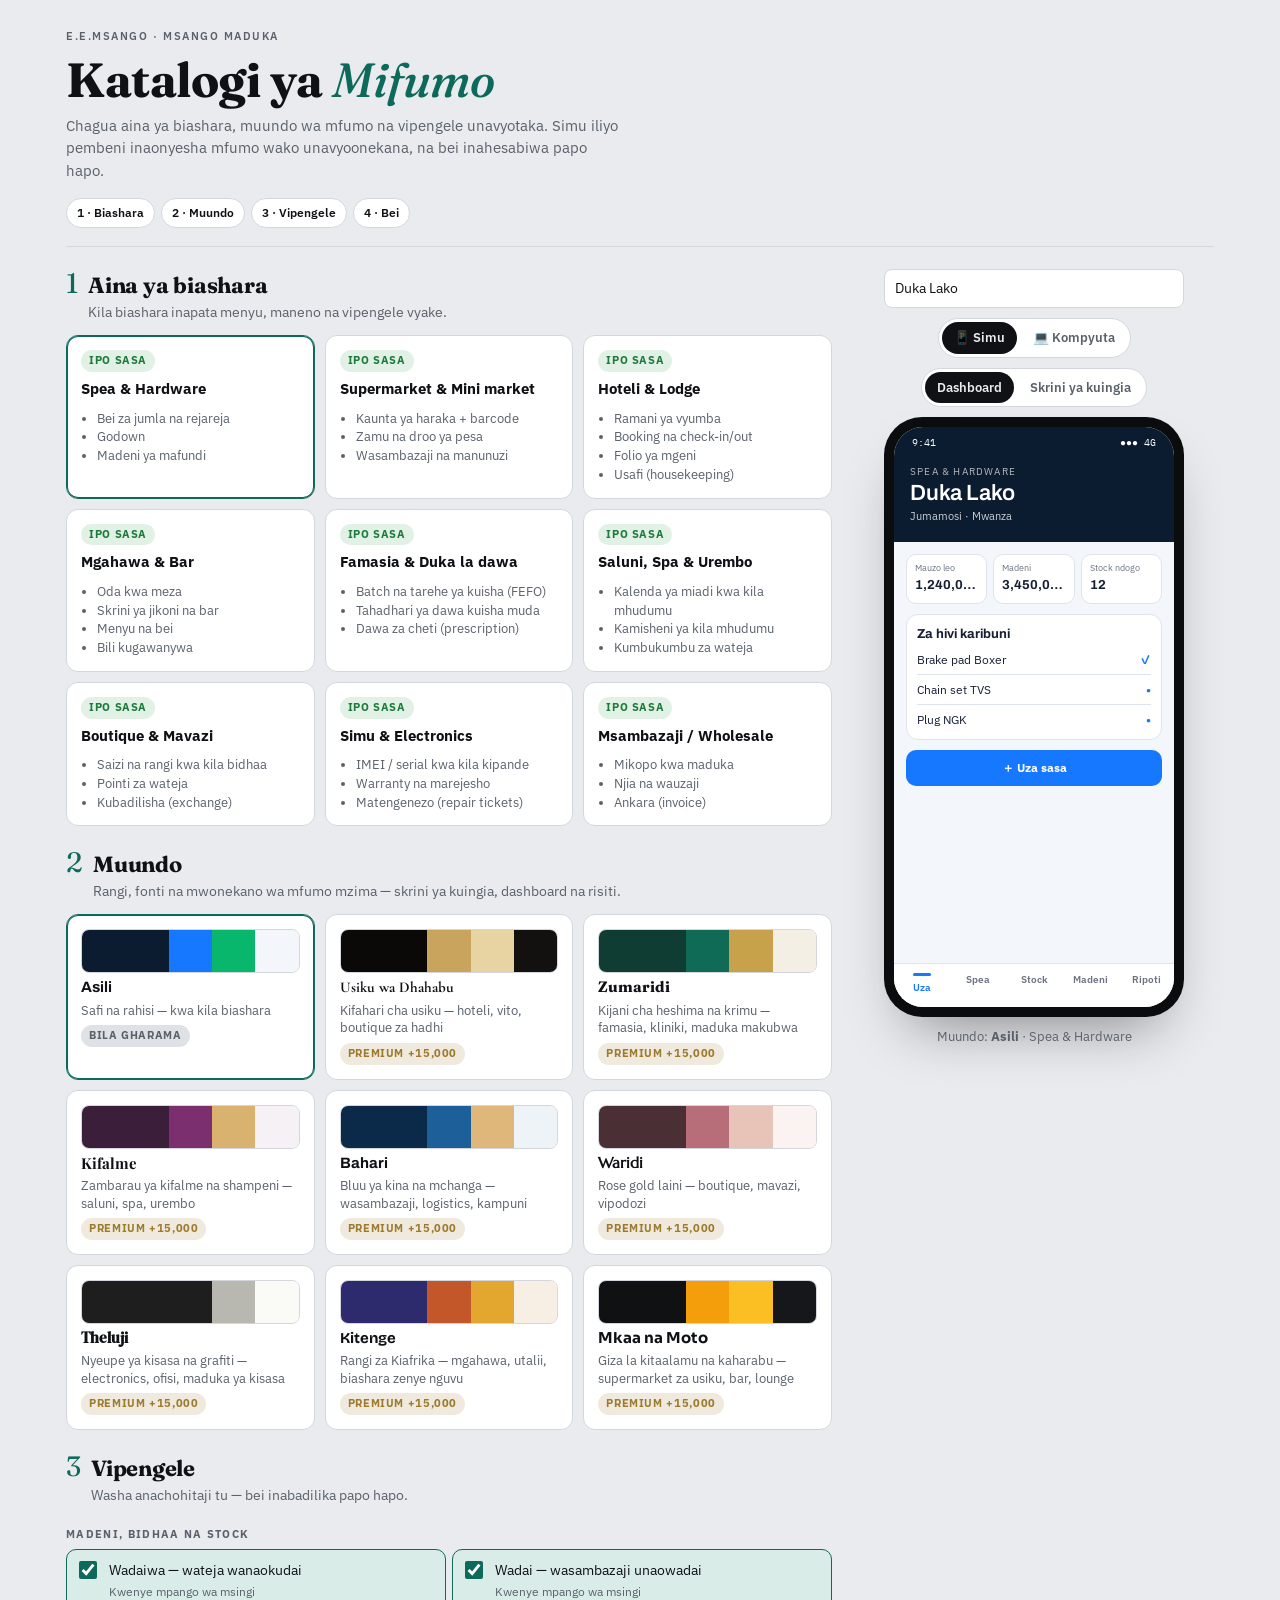
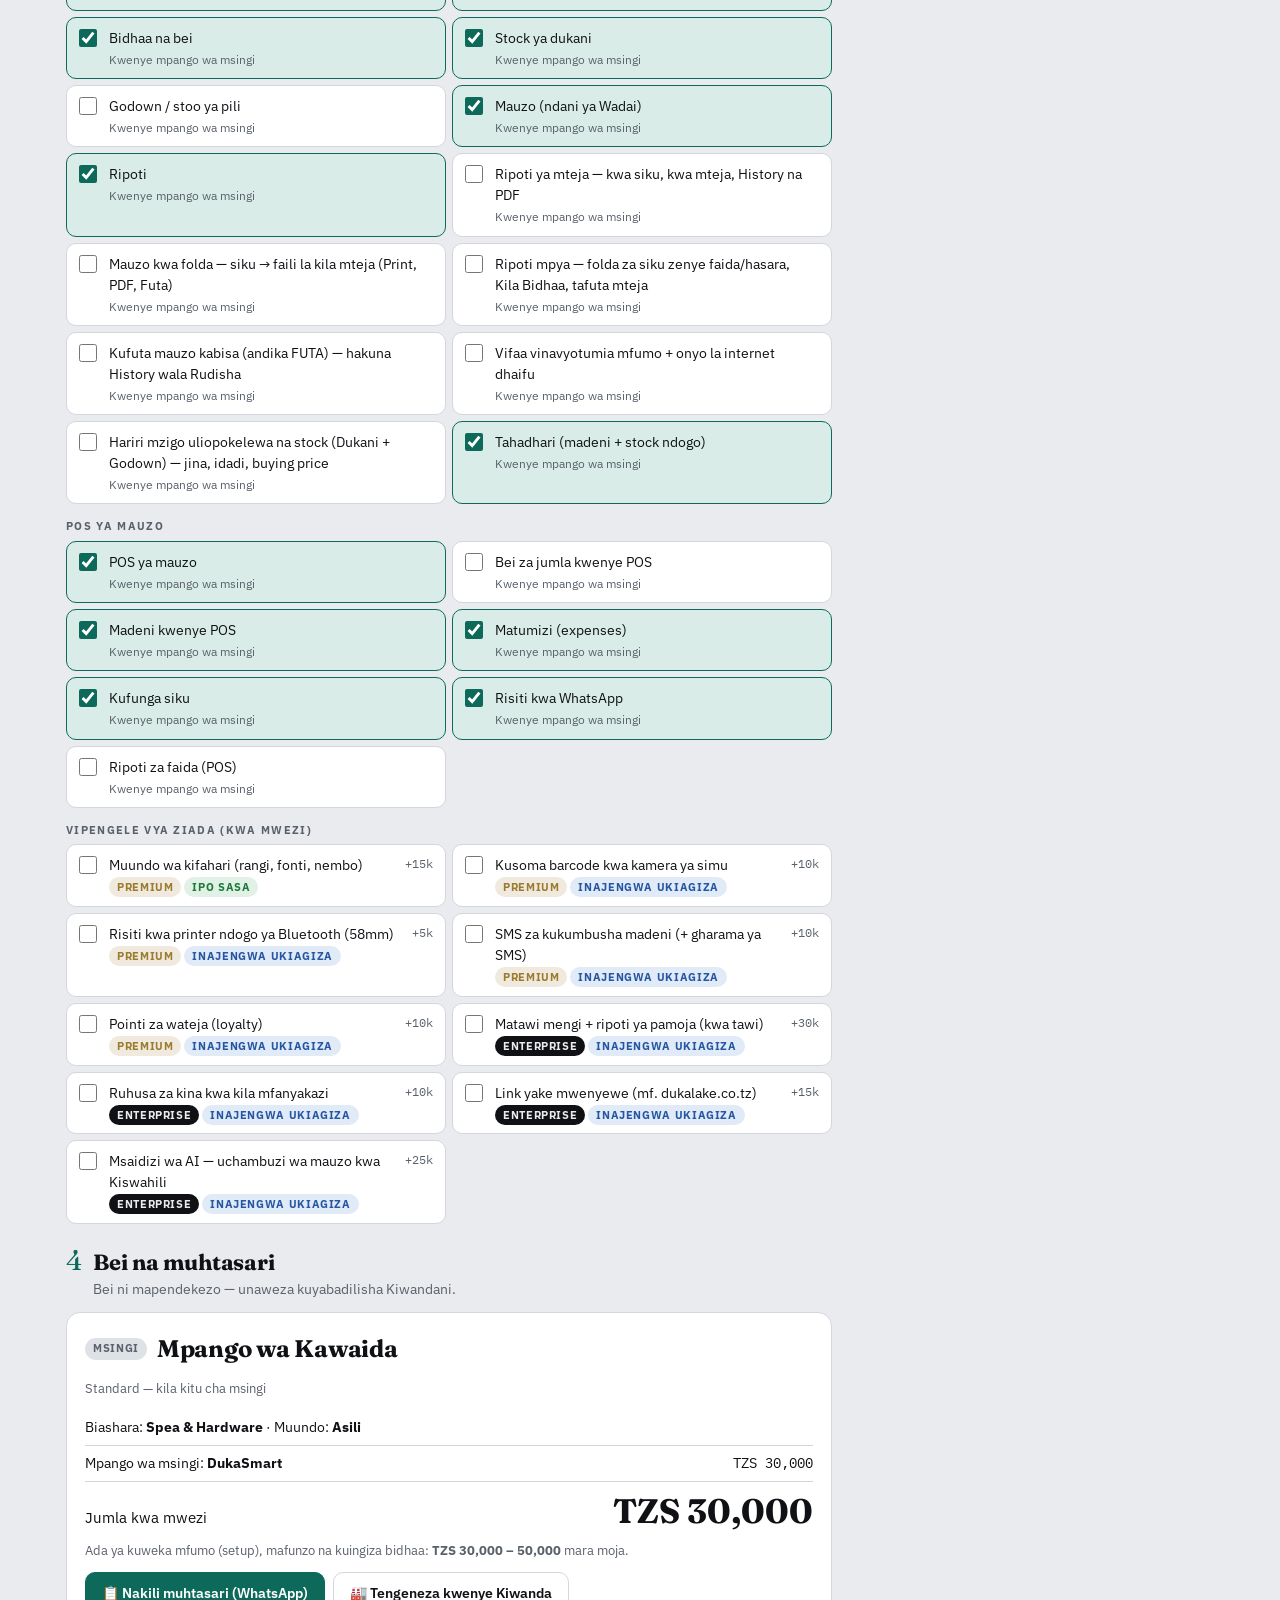
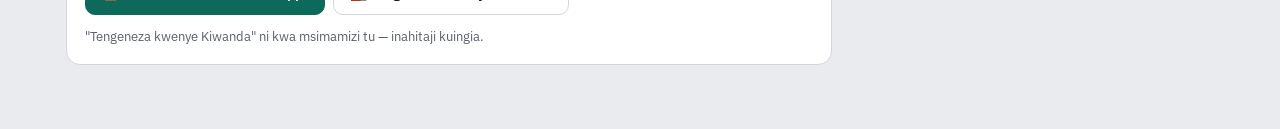
<file: katalogi.html>
<!doctype html>
<html lang="sw">
<head>
<meta charset="utf-8">
<meta name="viewport" content="width=device-width,initial-scale=1,viewport-fit=cover">
<title>Katalogi ya Mifumo — Msango Maduka</title>
<link rel="preconnect" href="https://fonts.googleapis.com">
<link rel="preconnect" href="https://fonts.gstatic.com" crossorigin>
<link rel="stylesheet" href="https://fonts.googleapis.com/css2?family=Fraunces:opsz,wght@9..144,500;9..144,700&family=IBM+Plex+Sans:wght@400;500;600&family=IBM+Plex+Mono:wght@500&display=swap">
<link id="themefonts" rel="stylesheet" href="">
<style>
/* Katalogi: chumba cha maonyesho — chaguzi upande wa kushoto, simu yenye mfumo hai upande wa kulia (inakaa juu kwenye simu). */
:root{
  --bg:#E9EBEE; --surface:#FFFFFF; --sunk:#DEE1E5; --ink:#0F1115; --muted:#5A616B; --line:#D3D7DD;
  --accent:#0D6A5B; --accent-ink:#FFFFFF; --accent-soft:#D9ECE7; --gold:#9C7A2E;
  --ok:#1D7A3B; --ok-soft:#E1F1E5; --mid:#8A5A00; --mid-soft:#FBEFD9; --soon:#2556A3; --soon-soft:#E1EAF7;
  --f-display:"Fraunces",Georgia,"Times New Roman",serif;
  --f-body:"IBM Plex Sans",system-ui,-apple-system,"Segoe UI",sans-serif;
  --f-mono:"IBM Plex Mono",ui-monospace,Menlo,monospace;
}
@media (prefers-color-scheme: dark){:root{
  --bg:#0E1013; --surface:#171A1F; --sunk:#1F2329; --ink:#E8EAED; --muted:#9AA1AA; --line:#2A2F36;
  --accent:#43B9A2; --accent-ink:#06201B; --accent-soft:#143832; --gold:#D8B56A;
  --ok:#5DC985; --ok-soft:#173322; --mid:#E3A43C; --mid-soft:#3A2B10; --soon:#80A9F1; --soon-soft:#18284A; color-scheme:dark}}
*{box-sizing:border-box}
html,body{margin:0}
body{background:var(--bg);color:var(--ink);font-family:var(--f-body);font-size:15px;line-height:1.5;padding-bottom:env(safe-area-inset-bottom,0px)}
h1,h2,h3{font-family:var(--f-display);margin:0;text-wrap:balance;font-weight:700;letter-spacing:-.01em}
.wrap{max-width:1180px;margin:0 auto;padding-inline:16px;padding-block:0 64px}
header.hero{padding-block:28px 18px;display:grid;gap:10px;border-bottom:1px solid var(--line);margin-bottom:22px}
.eyebrow{font-size:11px;letter-spacing:.14em;text-transform:uppercase;color:var(--muted);font-weight:600}
.hero h1{font-size:clamp(30px,5vw,48px);line-height:1.05}
.hero h1 em{font-style:italic;color:var(--accent);font-weight:500}
.hero p{margin:0;max-width:62ch;color:var(--muted)}
.steps{display:flex;gap:6px;flex-wrap:wrap;margin-top:6px}
.steps span{font-size:12px;font-weight:600;padding:5px 10px;border-radius:999px;background:var(--surface);border:1px solid var(--line)}
.layout{display:grid;gap:22px;grid-template-columns:1fr;grid-template-areas:"s1" "s2" "pv" "s3" "sum"}
@media (min-width:980px){.layout{grid-template-columns:minmax(0,1fr) 360px;grid-template-areas:"s1 pv" "s2 pv" "s3 pv" "sum pv"}}
.s1{grid-area:s1}.s2{grid-area:s2}.s3{grid-area:s3}.sum{grid-area:sum}
.pv{grid-area:pv}
@media (min-width:980px){.pv{position:sticky;top:16px;align-self:start}}
section.step{display:grid;gap:12px;min-width:0}
.sh{display:flex;align-items:baseline;gap:10px}
.sh .n{font-family:var(--f-display);font-size:28px;color:var(--accent);line-height:1}
.sh h2{font-size:22px}
.sh p{margin:0;color:var(--muted);font-size:14px}
.grid{display:grid;gap:10px;grid-template-columns:repeat(auto-fill,minmax(min(100%,220px),1fr))}
.opt{all:unset;cursor:pointer;display:grid;gap:6px;align-content:start;background:var(--surface);border:1px solid var(--line);border-radius:12px;padding:14px;position:relative}
.opt:focus-visible{outline:2px solid var(--accent);outline-offset:2px}
.opt[aria-pressed="true"]{border-color:var(--accent);box-shadow:inset 0 0 0 1px var(--accent)}
.opt b{font-size:15px}
.opt small{color:var(--muted);font-size:12.5px;line-height:1.4}
.opt ul{margin:2px 0 0;padding-left:16px;font-size:12.5px;color:var(--muted)}
.badge{justify-self:start;font-size:10.5px;font-weight:700;letter-spacing:.06em;text-transform:uppercase;padding:3px 8px;border-radius:999px}
.b-ipo{background:var(--ok-soft);color:var(--ok)} .b-sehemu{background:var(--mid-soft);color:var(--mid)} .b-inajengwa{background:var(--soon-soft);color:var(--soon)}
.b-premium{background:color-mix(in srgb,var(--gold) 16%,transparent);color:var(--gold)} .b-enterprise{background:var(--ink);color:var(--bg)} .b-msingi{background:var(--sunk);color:var(--muted)}
.swatch{display:flex;height:44px;border-radius:8px;overflow:hidden;border:1px solid var(--line)}
.swatch i{flex:1}
.swatch i:first-child{flex:2}
.tname{font-size:19px;line-height:1.1}
.feats{display:grid;gap:6px;grid-template-columns:repeat(auto-fill,minmax(min(100%,260px),1fr))}
.grp{grid-column:1/-1;font-size:11px;letter-spacing:.12em;text-transform:uppercase;color:var(--muted);font-weight:700;margin-top:8px}
.ck{display:grid;grid-template-columns:20px 1fr auto;gap:10px;align-items:start;background:var(--surface);border:1px solid var(--line);border-radius:10px;padding:10px 12px;cursor:pointer;font-size:14px}
.ck input{width:18px;height:18px;margin:1px 0 0;accent-color:var(--accent)}
.ck.on{border-color:var(--accent);background:var(--accent-soft)}
.ck .p{font-family:var(--f-mono);font-size:12px;color:var(--muted);white-space:nowrap}
.ck .s{display:block;font-size:11.5px;color:var(--muted);margin-top:2px}
/* phone preview */
.pvbox{display:grid;gap:10px;justify-items:center}
.pvtabs{display:flex;gap:4px;background:var(--surface);border:1px solid var(--line);border-radius:999px;padding:3px}
.pvtabs button{all:unset;cursor:pointer;font-size:13px;font-weight:600;padding:6px 12px;border-radius:999px;color:var(--muted)}
.pvtabs button[aria-pressed="true"]{background:var(--ink);color:var(--bg)}
.pvtabs button:focus-visible{outline:2px solid var(--accent)}
.phone{width:300px;max-width:100%;aspect-ratio:300/600;border-radius:38px;background:#0b0c0e;padding:10px;box-shadow:0 30px 60px -25px rgba(0,0,0,.45)}
.scr{height:100%;border-radius:29px;overflow:hidden;background:var(--t-bg);color:var(--t-ink);display:flex;flex-direction:column;font-family:var(--t-fb);transition:background .3s}
.sbar{display:flex;justify-content:space-between;font-size:10px;padding:8px 18px 4px;color:#fff;background:var(--t-side);font-family:var(--f-mono)}
.thead{background:var(--t-side);color:#fff;padding:10px 16px 18px;display:grid;gap:2px}
.thead small{opacity:.7;font-size:10px;letter-spacing:.12em;text-transform:uppercase}
.thead b{font-family:var(--t-fd);font-size:22px;line-height:1.1;font-weight:600}
.thead span{font-size:11px;opacity:.8}
.tbody{flex:1;padding:12px;display:grid;gap:10px;align-content:start;overflow:hidden}
.kp{display:grid;grid-template-columns:repeat(3,1fr);gap:6px}
.kp div{background:var(--t-surface);border:1px solid var(--t-line);border-radius:10px;padding:8px;display:grid;gap:2px;min-width:0}
.kp small{font-size:9px;color:var(--t-muted);line-height:1.2}
.kp b{font-family:var(--t-fd);font-size:13px;overflow:hidden;text-overflow:ellipsis;white-space:nowrap}
.card{background:var(--t-surface);border:1px solid var(--t-line);border-radius:12px;padding:10px;display:grid;gap:6px}
.card h4{margin:0;font-family:var(--t-fd);font-size:13px}
.row{display:flex;justify-content:space-between;gap:8px;font-size:11.5px;border-top:1px solid var(--t-line);padding-top:6px}
.row:first-of-type{border-top:0;padding-top:0}
.row span:last-child{color:var(--t-accent);font-weight:600}
.cta{background:var(--t-accent);color:var(--t-accent-ink);border-radius:10px;padding:9px;text-align:center;font-size:12px;font-weight:700}
.tnav{display:grid;grid-template-columns:repeat(5,1fr);border-top:1px solid var(--t-line);background:var(--t-surface)}
.tnav span{font-size:9.5px;text-align:center;padding:9px 2px 12px;color:var(--t-muted);font-weight:600;overflow:hidden;text-overflow:ellipsis;white-space:nowrap}
.tnav span:first-child{color:var(--t-accent)}
.tnav span:first-child::before{content:"";display:block;width:18px;height:3px;border-radius:2px;background:var(--t-accent);margin:0 auto 5px}
.login{flex:1;display:grid;place-items:center;padding:22px;background:var(--t-side);color:#fff}
.login .lc{width:100%;background:var(--t-surface);color:var(--t-ink);border-radius:16px;padding:18px;display:grid;gap:8px;text-align:center}
.login .lc small{font-size:9.5px;letter-spacing:.14em;text-transform:uppercase;color:var(--t-muted)}
.login .lc b{font-family:var(--t-fd);font-size:20px;line-height:1.1}
.login .lc i{font-style:normal;font-size:11px;color:var(--t-muted)}
.login .in{border:1px solid var(--t-line);border-radius:8px;padding:8px;font-size:11px;color:var(--t-muted);text-align:left}
.laptop{width:100%;max-width:520px;display:grid;justify-items:center}
.lid{width:92%;aspect-ratio:16/10;background:#0b0c0e;border-radius:14px 14px 4px 4px;padding:8px;box-shadow:0 26px 50px -24px rgba(0,0,0,.45)}
.base{width:100%;height:12px;background:linear-gradient(#c9ccd1,#9ea3aa);border-radius:0 0 12px 12px}
.lscr{height:100%;border-radius:6px;overflow:hidden;display:grid;grid-template-columns:28% 1fr;background:var(--t-bg);color:var(--t-ink);font-family:var(--t-fb)}
.lside{background:var(--t-side);color:#fff;padding:10px 8px;display:grid;gap:4px;align-content:start}
.lside b{font-family:var(--t-fd);font-size:12px;line-height:1.15;margin-bottom:6px}
.lside span{font-size:8.5px;padding:4px 6px;border-radius:5px;opacity:.85;white-space:nowrap;overflow:hidden;text-overflow:ellipsis}
.lside span.on{background:var(--t-accent);color:var(--t-accent-ink);opacity:1;font-weight:700}
.lmain{padding:10px;display:grid;gap:7px;align-content:start;min-width:0}
.lmain h5{margin:0;font-family:var(--t-fd);font-size:13px}
.lmain .kp b{font-size:11px}.lmain .kp small{font-size:7.5px}
.ltab{background:var(--t-surface);border:1px solid var(--t-line);border-radius:8px;font-size:8.5px;overflow:hidden}
.ltab div{display:grid;grid-template-columns:1.6fr 1fr .8fr;gap:6px;padding:5px 8px;border-top:1px solid var(--t-line)}
.ltab div:first-child{border-top:0;color:var(--t-muted);font-weight:700;text-transform:uppercase;letter-spacing:.06em;font-size:7.5px}
.ltab div span:last-child{text-align:right;color:var(--t-accent);font-weight:700}
.pvname{display:flex;gap:6px;width:100%;max-width:300px}
input.txt{font:inherit;font-size:14px;color:var(--ink);background:var(--surface);border:1px solid var(--line);border-radius:8px;padding:8px 10px;width:100%;min-width:0}
input.txt:focus-visible{outline:2px solid var(--accent)}
/* summary */
.sumbox{background:var(--surface);border:1px solid var(--line);border-radius:14px;padding:18px;display:grid;gap:12px}
.tier{display:flex;align-items:center;gap:10px;flex-wrap:wrap}
.tier h3{font-size:24px}
table.lines{width:100%;border-collapse:collapse;font-size:14px}
table.lines td{padding:7px 0;border-bottom:1px solid var(--line);vertical-align:top}
table.lines td.r{text-align:right;font-family:var(--f-mono);white-space:nowrap;padding-left:10px}
.total{display:flex;justify-content:space-between;align-items:baseline;gap:12px;flex-wrap:wrap}
.total b{font-family:var(--f-display);font-size:34px;line-height:1}
.note{font-size:12.5px;color:var(--muted)}
.btns{display:flex;gap:8px;flex-wrap:wrap}
.btn{font:inherit;font-weight:600;font-size:14px;border-radius:10px;border:1px solid var(--line);background:var(--surface);color:var(--ink);padding:10px 16px;cursor:pointer;text-decoration:none;display:inline-flex;align-items:center;gap:6px}
.btn.pri{background:var(--accent);border-color:var(--accent);color:var(--accent-ink)}
.btn:focus-visible{outline:2px solid var(--accent);outline-offset:2px}
.warn{background:var(--soon-soft);color:var(--soon);border-radius:10px;padding:10px 12px;font-size:13px}
.toast{position:fixed;left:50%;transform:translateX(-50%);bottom:24px;background:var(--ink);color:var(--bg);padding:10px 16px;border-radius:8px;font-size:14px;z-index:20}
@media (prefers-reduced-motion:reduce){.scr{transition:none}}
</style>
</head>
<body>
<div class="wrap">
  <header class="hero">
    <div class="eyebrow">E.E.MSANGO · Msango Maduka</div>
    <h1>Katalogi ya <em>Mifumo</em></h1>
    <p>Chagua aina ya biashara, muundo wa mfumo na vipengele unavyotaka. Simu iliyo pembeni inaonyesha mfumo wako unavyoonekana, na bei inahesabiwa papo hapo.</p>
    <div class="steps"><span>1 · Biashara</span><span>2 · Muundo</span><span>3 · Vipengele</span><span>4 · Bei</span></div>
  </header>
  <div class="layout" id="app"></div>
</div>
<div id="toast" class="toast" hidden></div>

<script src="duka.js?v=18"></script>
<script>
const $ = (s) => document.querySelector(s);
const esc = dukaEsc;
const tzs = (n) => "TZS " + Math.round(+n || 0).toLocaleString("en-US");
function toast(m) { const t = $("#toast"); t.textContent = m; t.hidden = false; clearTimeout(toast.t); toast.t = setTimeout(() => (t.hidden = true), 2600); }
const ST = { ind: "spea", theme: "asili", name: "Duka Lako", view: "dash", dev: "simu", f: presetFeatures("duka"), a: {} };
const STATUS = { ipo: ["b-ipo", "Ipo sasa"], sehemu: ["b-sehemu", "Sehemu ipo"], inajengwa: ["b-inajengwa", "Inajengwa ukiagiza"] };

function baseEdition() {
  const f = ST.f;
  if (f.ripoti) return "pro";
  if (f.jumla || f.godown) return "stoki";
  if (f.pos || f.sales || f.matumizi || f.funga || f.whatsapp || f.posMadeni) return "duka";
  return "mali";
}
function addonsOn() { const on = ADDONS.filter(([k]) => ST.a[k]); if (ST.theme !== "asili" && !ST.a.theme) on.unshift(ADDONS[0]); return on; }
function tierOf() {
  const on = addonsOn();
  if (on.some((x) => x[2] === "enterprise")) return ["enterprise", "Almasi", "Enterprise — kwa biashara kubwa na matawi"];
  if (on.length) return ["premium", "Dhahabu", "Premium — muundo wa kifahari na vipengele vya ziada"];
  return ["msingi", "Kawaida", "Standard — kila kitu cha msingi"];
}
function setupFee() { const t = tierOf()[0]; return t === "enterprise" ? "250,000+" : t === "premium" ? "100,000" : "30,000 – 50,000"; }

/* ---------- vipande ---------- */
function vIndustries() {
  return `<section class="step s1"><div class="sh"><span class="n">1</span><div><h2>Aina ya biashara</h2><p>Kila biashara inapata menyu, maneno na vipengele vyake.</p></div></div>
    <div class="grid">${Object.entries(INDUSTRIES).map(([k, x]) => `<button class="opt" aria-pressed="${ST.ind === k}" data-ind="${k}">
      <span class="badge ${STATUS[x.status][0]}">${STATUS[x.status][1]}</span><b>${esc(x.name)}</b>
      <ul>${x.extra.map((e) => `<li>${esc(e)}</li>`).join("")}</ul></button>`).join("")}</div></section>`;
}
function vThemes() {
  return `<section class="step s2"><div class="sh"><span class="n">2</span><div><h2>Muundo</h2><p>Rangi, fonti na mwonekano wa mfumo mzima — skrini ya kuingia, dashboard na risiti.</p></div></div>
    <div class="grid">${Object.entries(THEMES).map(([k, t]) => `<button class="opt" aria-pressed="${ST.theme === k}" data-theme-k="${k}">
      <div class="swatch"><i style="background:${t.side}"></i><i style="background:${t.accent}"></i><i style="background:${t.accent2}"></i><i style="background:${t.bg}"></i></div>
      <b class="tname" style="font-family:'${t.fd}',Georgia,serif">${esc(t.name)}</b>
      <small>${esc(t.mood)}</small>
      <span class="badge ${t.tier === "premium" ? "b-premium" : "b-msingi"}">${t.tier === "premium" ? "Premium +" + tzs(ADDONS[0][3]).replace("TZS ", "") : "Bila gharama"}</span></button>`).join("")}</div></section>`;
}
function vPreview() {
  const t = THEMES[ST.theme], I = INDUSTRIES[ST.ind];
  const dark = t.dark;
  const vars = `--t-bg:${t.bg};--t-surface:${t.surface};--t-ink:${t.ink};--t-muted:${t.muted};--t-line:${t.line};--t-side:${t.side};--t-accent:${t.accent};--t-accent-ink:${dark || ST.theme === "theluji" ? (dark ? "#111" : "#fff") : "#fff"};--t-fd:'${t.fd}',Georgia,serif;--t-fb:'${t.fb}',system-ui,sans-serif`;
  const screen = ST.view === "login"
    ? `<div class="sbar"><span>9:41</span><span>●●● 4G</span></div><div class="login"><div class="lc"><small>Mfumo wa</small><b>${esc(ST.name)}</b><i>${esc(I.name)}</i>
        <div class="in">✉️ Email</div><div class="in">🔒 Password</div><div class="cta">Ingia</div><i>Umesahau password?</i></div></div>`
    : `<div class="sbar"><span>9:41</span><span>●●● 4G</span></div>
      <div class="thead"><small>${esc(I.name)}</small><b>${esc(ST.name)}</b><span>Jumamosi · Mwanza</span></div>
      <div class="tbody">
        <div class="kp">${I.kpi.map(([l, v]) => `<div><small>${esc(l)}</small><b>${esc(v)}</b></div>`).join("")}</div>
        <div class="card"><h4>Za hivi karibuni</h4>${I.list.map((x, i) => `<div class="row"><span>${esc(x)}</span><span>${["✓", "•", "•"][i]}</span></div>`).join("")}</div>
        <div class="cta">${ST.ind === "mgahawa" ? "＋ Oda mpya" : ST.ind === "saluni" ? "＋ Miadi mpya" : "＋ Uza sasa"}</div>
      </div>
      <div class="tnav">${I.nav.map((n) => `<span>${esc(n)}</span>`).join("")}</div>`;
  return `<aside class="pv"><div class="pvbox">
    <div class="pvname"><input class="txt" id="shopname" value="${esc(ST.name)}" aria-label="Jina la duka la mfano" placeholder="Jina la duka"></div>
    <div class="pvtabs" role="group" aria-label="Kifaa"><button data-dev="simu" aria-pressed="${ST.dev === "simu"}">📱 Simu</button><button data-dev="pc" aria-pressed="${ST.dev === "pc"}">💻 Kompyuta</button></div>
    <div class="pvtabs" role="group" aria-label="Mwonekano"><button data-view="dash" aria-pressed="${ST.view === "dash"}">Dashboard</button><button data-view="login" aria-pressed="${ST.view === "login"}">Skrini ya kuingia</button></div>
    ${ST.dev === "simu" ? `<div class="phone"><div class="scr" style="${vars}">${screen}</div></div>` : `<div class="laptop"><div class="lid"><div style="${vars};height:100%">${laptopScreen(t, I)}</div></div><div class="base"></div></div>`}
    <div class="note" style="text-align:center;max-width:300px">Muundo: <b>${esc(t.name)}</b> · ${esc(I.name)}${I.status !== "ipo" ? " · mfano wa jinsi itakavyokuwa" : ""}</div>
  </div></aside>`;
}
function laptopScreen(t, I) {
  if (ST.view === "login") return `<div class="scr" style="border-radius:6px"><div class="login"><div class="lc" style="max-width:220px"><small>Mfumo wa</small><b>${esc(ST.name)}</b><i>${esc(I.name)}</i>
    <div class="in">✉️ Email</div><div class="in">🔒 Password</div><div class="cta">Ingia</div></div></div></div>`;
  const rows = I.list.map((x, i) => `<div><span>${esc(x)}</span><span>${["Leo 09:12", "Leo 10:40", "Jana"][i]}</span><span>${["✓", "•", "•"][i]}</span></div>`).join("");
  return `<div class="lscr"><div class="lside"><b>${esc(ST.name)}</b>${["Mwanzo"].concat(I.nav).map((n, i) => `<span class="${i === 0 ? "on" : ""}">${esc(n)}</span>`).join("")}</div>
    <div class="lmain"><h5>Habari, karibu tena</h5>
      <div class="kp">${I.kpi.map(([l, v]) => `<div><small>${esc(l)}</small><b>${esc(v)}</b></div>`).join("")}</div>
      <div class="ltab"><div><span>Za hivi karibuni</span><span>Muda</span><span>Hali</span></div>${rows}</div>
      <div class="cta" style="font-size:9px;padding:6px;justify-self:start;padding-inline:14px">${ST.ind === "mgahawa" ? "＋ Oda mpya" : ST.ind === "saluni" ? "＋ Miadi mpya" : "＋ Uza sasa"}</div>
    </div></div>`;
}
function vFeatures() {
  let grp = "";
  const core = FEATURES.map(([k, label, g]) => {
    const h = g !== grp ? ((grp = g), `<div class="grp">${g === "POS" ? "POS ya mauzo" : "Madeni, bidhaa na stock"}</div>`) : "";
    return h + `<label class="ck ${ST.f[k] ? "on" : ""}"><input type="checkbox" data-f="${k}" ${ST.f[k] ? "checked" : ""}><span>${esc(label)}<span class="s">Kwenye mpango wa msingi</span></span><span class="p"></span></label>`;
  }).join("");
  const extra = ADDONS.map(([k, label, tier, price, st]) => {
    const forced = k === "theme" && ST.theme !== "asili";
    const on = forced || ST.a[k];
    return `<label class="ck ${on ? "on" : ""}"><input type="checkbox" data-a="${k}" ${on ? "checked" : ""} ${forced ? "disabled" : ""}><span>${esc(label)}
      <span class="s"><span class="badge ${tier === "enterprise" ? "b-enterprise" : "b-premium"}">${tier === "enterprise" ? "Enterprise" : "Premium"}</span> <span class="badge ${STATUS[st][0]}">${STATUS[st][1]}</span></span></span><span class="p">+${(price / 1000).toFixed(0)}k</span></label>`;
  }).join("");
  return `<section class="step s3"><div class="sh"><span class="n">3</span><div><h2>Vipengele</h2><p>Washa anachohitaji tu — bei inabadilika papo hapo.</p></div></div>
    <div class="feats">${core}<div class="grp">Vipengele vya ziada (kwa mwezi)</div>${extra}</div></section>`;
}
function vSummary() {
  const ed = baseEdition(), E = EDITIONS[ed], on = addonsOn(), [tk, tn, td] = tierOf(), I = INDUSTRIES[ST.ind], T = THEMES[ST.theme];
  const total = E.price + on.reduce((s, x) => s + x[3], 0);
  const building = on.filter((x) => x[4] !== "ipo").map((x) => x[1]);
  if (I.status !== "ipo") building.unshift("Moduli ya " + I.name);
  return `<section class="step sum"><div class="sh"><span class="n">4</span><div><h2>Bei na muhtasari</h2><p>Bei ni mapendekezo — unaweza kuyabadilisha Kiwandani.</p></div></div>
    <div class="sumbox">
      <div class="tier"><span class="badge ${tk === "enterprise" ? "b-enterprise" : tk === "premium" ? "b-premium" : "b-msingi"}">${tk}</span><h3>Mpango wa ${tn}</h3></div>
      <div class="note">${esc(td)}</div>
      <table class="lines">
        <tr><td>Biashara: <b>${esc(I.name)}</b> · Muundo: <b>${esc(T.name)}</b></td><td class="r"></td></tr>
        <tr><td>Mpango wa msingi: <b>${esc(E.name)}</b></td><td class="r">${tzs(E.price)}</td></tr>
        ${on.map((x) => `<tr><td>${esc(x[1])}</td><td class="r">+${tzs(x[3])}</td></tr>`).join("")}
      </table>
      <div class="total"><span>Jumla kwa mwezi</span><b class="num">${tzs(total)}</b></div>
      <div class="note">Ada ya kuweka mfumo (setup), mafunzo na kuingiza bidhaa: <b>TZS ${setupFee()}</b> mara moja.</div>
      ${building.length ? `<div class="warn">⏳ Vitajengwa baada ya kuagiza (tutakubaliana muda): ${building.map(esc).join(" · ")}</div>` : ""}
      <div class="btns">
        <button class="btn pri" data-act="copy">📋 Nakili muhtasari (WhatsApp)</button>
        <a class="btn" href="${kiwandaLink()}">🏭 Tengeneza kwenye Kiwanda</a>
      </div>
      <div class="note">"Tengeneza kwenye Kiwanda" ni kwa msimamizi tu — inahitaji kuingia.</div>
    </div></section>`;
}
function kiwandaLink() {
  const p = new URLSearchParams({ biashara: ST.ind, mandhari: ST.theme, jina: ST.name,
    f: Object.keys(ST.f).filter((k) => ST.f[k]).join(","), z: addonsOn().map((x) => x[0]).join(",") });
  return "kiwanda.html?" + p.toString();
}
function summaryText() {
  const ed = baseEdition(), E = EDITIONS[ed], on = addonsOn(), [, tn] = tierOf(), I = INDUSTRIES[ST.ind], T = THEMES[ST.theme];
  const total = E.price + on.reduce((s, x) => s + x[3], 0);
  return `*${ST.name} — Mfumo wa ${tn}*
Biashara: ${I.name}
Muundo: ${T.name}

Vipengele:
${FEATURES.filter(([k]) => ST.f[k]).map(([, l]) => "• " + l).join("\n")}
${on.length ? "\nZiada:\n" + on.map((x) => "• " + x[1] + " (+" + tzs(x[3]) + ")").join("\n") + "\n" : ""}
Mpango wa msingi (${E.name}): ${tzs(E.price)}
*Jumla kwa mwezi: ${tzs(total)}*
Setup (mara moja): TZS ${setupFee()}

— E.E.MSANGO COMPANY LIMITED`;
}

/* ---------- render ---------- */
function render() {
  const a = document.activeElement, fid = a && a.id, sel = a && "selectionStart" in a ? [a.selectionStart, a.selectionEnd] : null;
  const t = THEMES[ST.theme];
  $("#themefonts").href = fontHref(Object.values(THEMES).flatMap(themeFonts).filter((v, i, a) => a.indexOf(v) === i));
  $("#app").innerHTML = vIndustries() + vThemes() + vPreview() + vFeatures() + vSummary();
  if (fid) { const el = document.getElementById(fid); if (el) { el.focus(); if (sel && el.setSelectionRange) try { el.setSelectionRange(sel[0], sel[1]); } catch (e) {} } }
}
document.addEventListener("click", (e) => {
  const b = e.target.closest("button,[data-act]"); if (!b) return;
  if (b.dataset.ind) { ST.ind = b.dataset.ind; const sug = INDUSTRIES[ST.ind].theme; if (ST.theme === "asili" || !ST._themeChosen) ST.theme = sug; render(); }
  else if (b.dataset.themeK) { ST.theme = b.dataset.themeK; ST._themeChosen = true; render(); }
  else if (b.dataset.view) { ST.view = b.dataset.view; render(); }
  else if (b.dataset.dev) { ST.dev = b.dataset.dev; render(); }
  else if (b.dataset.act === "copy") {
    const txt = summaryText();
    (navigator.clipboard ? navigator.clipboard.writeText(txt) : Promise.reject()).then(() => toast("📋 Muhtasari umenakiliwa — bandika WhatsApp")).catch(() => toast("Haikunakiliwa — jaribu tena"));
  }
});
document.addEventListener("change", (e) => {
  const el = e.target;
  if (el.dataset.f) { ST.f[el.dataset.f] = el.checked; if (["jumla", "matumizi", "funga", "whatsapp", "posMadeni", "ripoti"].includes(el.dataset.f) && el.checked) ST.f.pos = true; render(); }
  if (el.dataset.a) { ST.a[el.dataset.a] = el.checked; render(); }
});
document.addEventListener("input", (e) => { if (e.target.id === "shopname") { ST.name = e.target.value || "Duka Lako"; clearTimeout(render.t); render.t = setTimeout(render, 150); } });
render();
</script>
</body>
</html>
</file>
